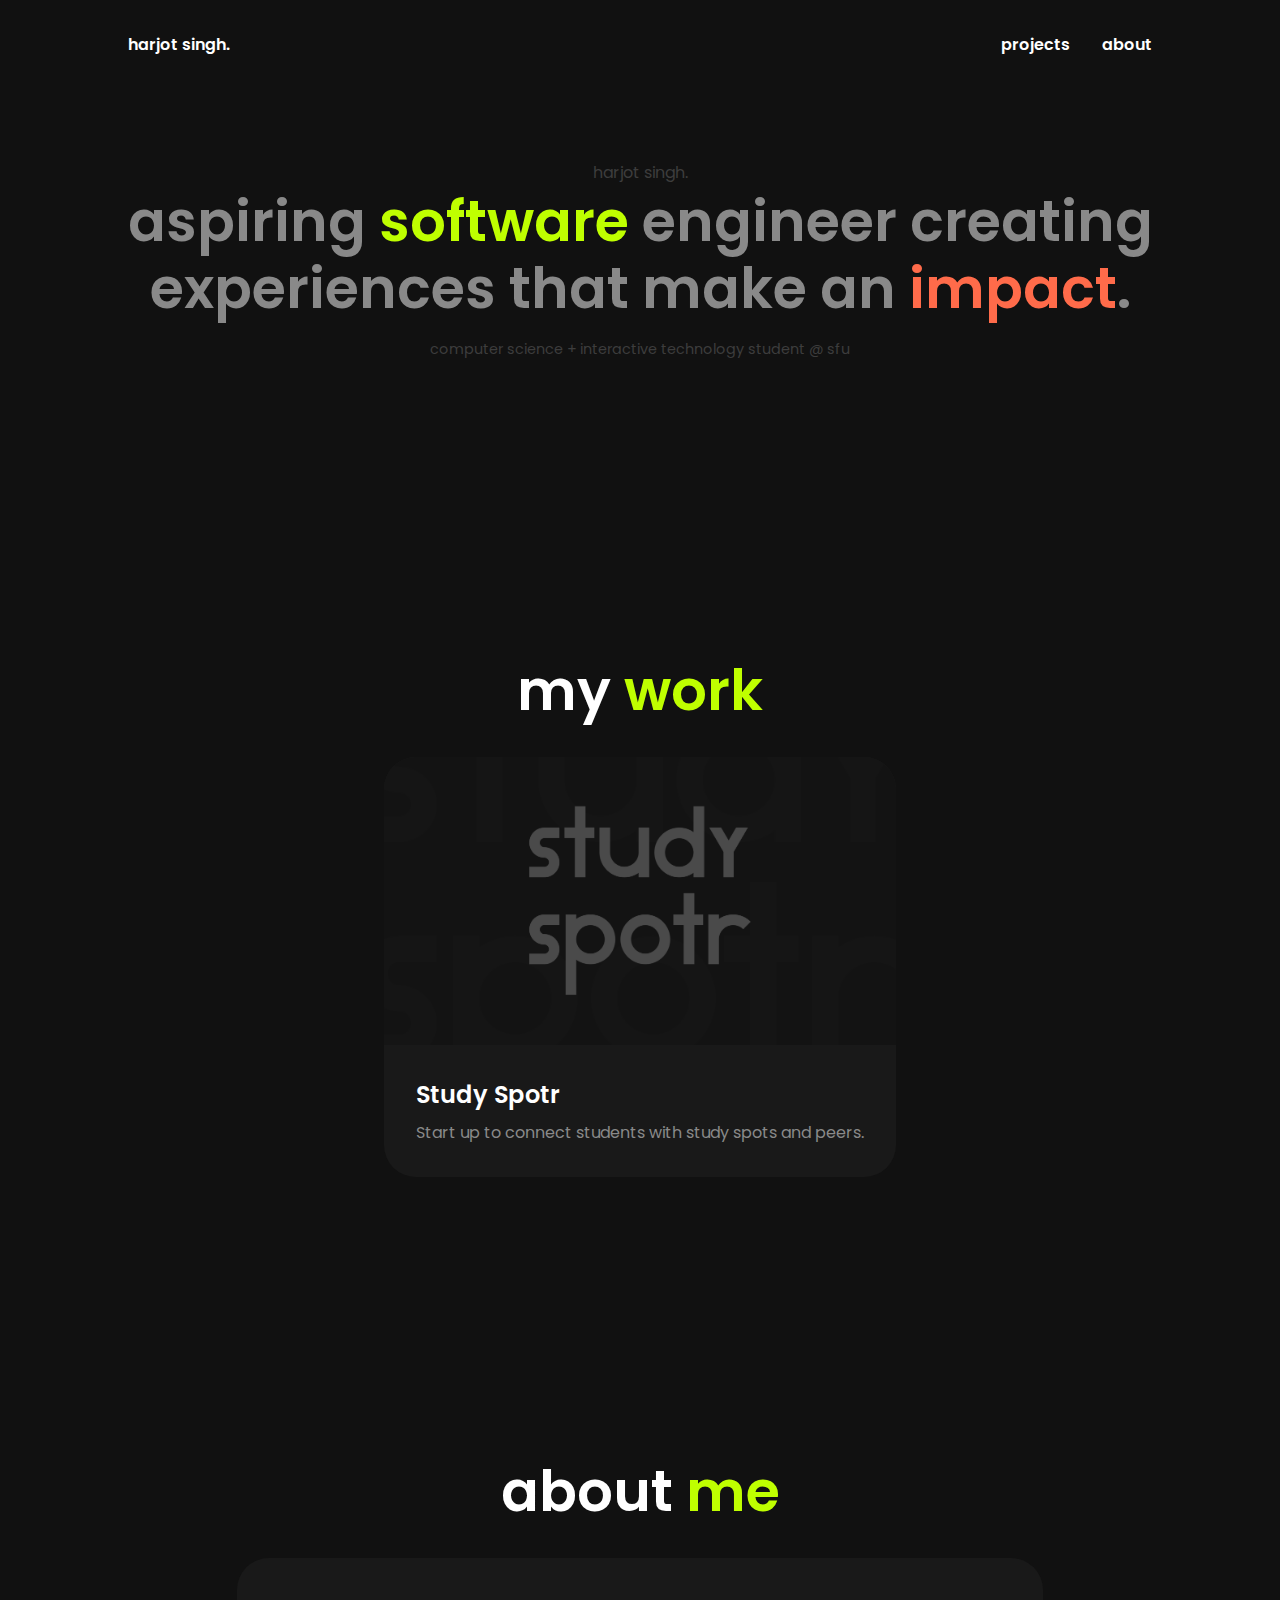
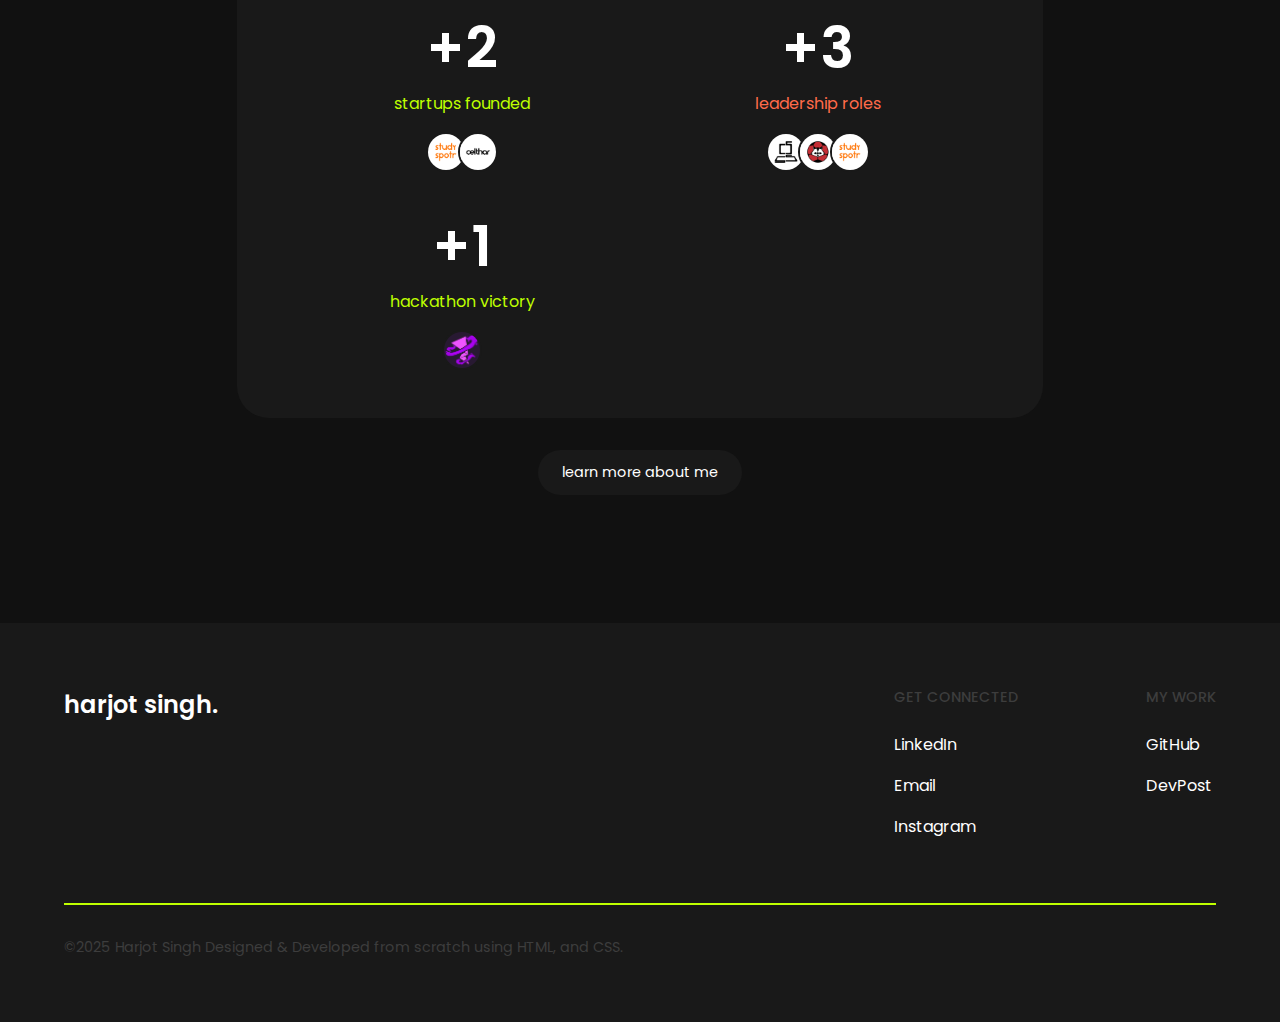
<file: index.html>
<!DOCTYPE html>
<html lang="en">
  <head>
    <meta charset="UTF-8" />
    <meta name="viewport" content="width=device-width, initial-scale=1.0" />
    <title>Harjot Singh Portfolio</title>
    <link rel="stylesheet" href="index.css" />
    <link rel="stylesheet" href="./styles/nav.css" />
    <link rel="stylesheet" href="./styles/footer.css" />
  </head>
  <body>
    <nav class="nav">
      <a class="nav-link" href="./index.html">
        <p>harjot singh.</p>
      </a>
      <div class="nav-links">
        <a class="nav-link" href="./pages/projects.html">projects</a>
        <a class="nav-link" href="./pages/about.html">about</a>
      </div>
    </nav>
    <section class="hero fade-in-down">
      <p class="name">harjot singh.</p>
      <h1 class="headline">
        aspiring <span class="highlight-green">software</span> engineer creating
        experiences that make an <span class="highlight-orange">impact</span>.
      </h1>
      <p class="subtitle">
        computer science + interactive technology student @ sfu
      </p>
    </section>

    <section class="work fade-in-down">
      <h2 class="work-title">my <span class="highlight-green">work</span></h2>
      <div class="work-grid">
        <a href="./pages/studyspotr.html" class="work-item">
          <div class="work-image">
            <img
              src="./assets/STUDYSPOTrBG.png"
              alt="Click to view full case study of Study Spotr"
              class="work-img"
              width="5042"
              height="3398"
            />
          </div>
          <div class="work-info">
            <h3 class="work-name">Study Spotr</h3>
            <p class="work-description">
              Start up to connect students with study spots and peers.
            </p>
          </div>
        </a>

        <!-- <a href="./pages/sfurs.html" class="work-item">
          <div class="work-image">
            <img
              src="./assets/SFURSBG.png"
              alt="View full case study of SFU Robot Soccer Website"
              class="work-img"
              width="5042"
              height="3398"
            />
          </div>
          <div class="work-info">
            <h3 class="work-name">SFU Robot Soccer Website</h3>
            <p class="work-description">
              Redesigned and developed a website for the SFU Robot Soccer.
            </p>
          </div>
        </a> -->
      </div>
    </section>

    <section class="about fade-in-down">
      <h2 class="about-title">about <span class="highlight-green">me</span></h2>
      <div class="stats">
      <div class="stat-item">
        <h2 class="stat-number">+2</h2>
        <p class="stat-label highlight-green">startups founded</p>
        <div class="stat-icons">
          <img
            src="./assets/studyspotrLogo.png"
            alt="Logo of Study Spotr"
            width="400"
            height="400"
          />
          <img
            src="./assets/cognerisLogo.png"
            alt="Logo of Celthar Studio"
            width="398"
            height="398"
          />
        </div>
      </div>

      <div class="stat-item">
        <h2 class="stat-number">+3</h2>
        <p class="stat-label highlight-orange">leadership roles</p>
        <div class="stat-icons">
          <img
            src="./assets/sfucsssLogo.png"
            alt="Logo of SFU CSSS"
            width="400"
            height="400"
          />
          <img
            src="./assets/sfursLogo.png"
            alt="Logo of SFU Robot Soccer"
            width="400"
            height="400"
          />
          <img
            src="./assets/studyspotrLogo.png"
            alt="Logo of Study Spotr"
            width="400"
            height="400"
          />
        </div>
      </div>

      <div class="stat-item">
        <h2 class="stat-number">+1</h2>
        <p class="stat-label highlight-green">hackathon victory</p>
        <div class="stat-icons">
          <img
            src="./assets/stormhacksLogo.png"
            alt="Logo of StormHacks 2024"
            width="300"
            height="300"
          />
        </div>
      </div>
    </div>
      <a href="./pages/about.html" class="about-button">learn more about me</a>
    </section>

    <footer class="footer">
      <div class="footer-content">
        <div class="footer-brand">
          <h2 class="footer-logo">harjot singh.</h2>
        </div>

        <div class="footer-links">
          <div class="footer-column">
            <h3 class="footer-heading">GET CONNECTED</h3>
            <a href="https://www.linkedin.com/in/harjotsingh7/" target="_blank" class="footer-link">LinkedIn</a>
            <a href="mailto:hsa192@sfu.ca" target="_blank" class="footer-link">Email</a>
            <a href="https://www.instagram.com/7harjotsk" target="_blank" class="footer-link">Instagram</a>
          </div>

          <div class="footer-column">
            <h3 class="footer-heading">MY WORK</h3>
            <a href="https://github.com/harjotsk03" target="_blank" class="footer-link">GitHub</a>
            <a href="https://devpost.com/harjotsk03?ref_content=user-portfolio&ref_feature=portfolio&ref_medium=global-nav" target="_blank" class="footer-link">DevPost</a>
          </div>
        </div>
      </div>

      <div class="footer-bottom">
        <div class="footer-line"></div>
        <p class="footer-copyright">
          ©2025 Harjot Singh Designed & Developed from scratch using HTML, and CSS.
        </p>
      </div>
    </footer>
  </body>
</html>
</file>
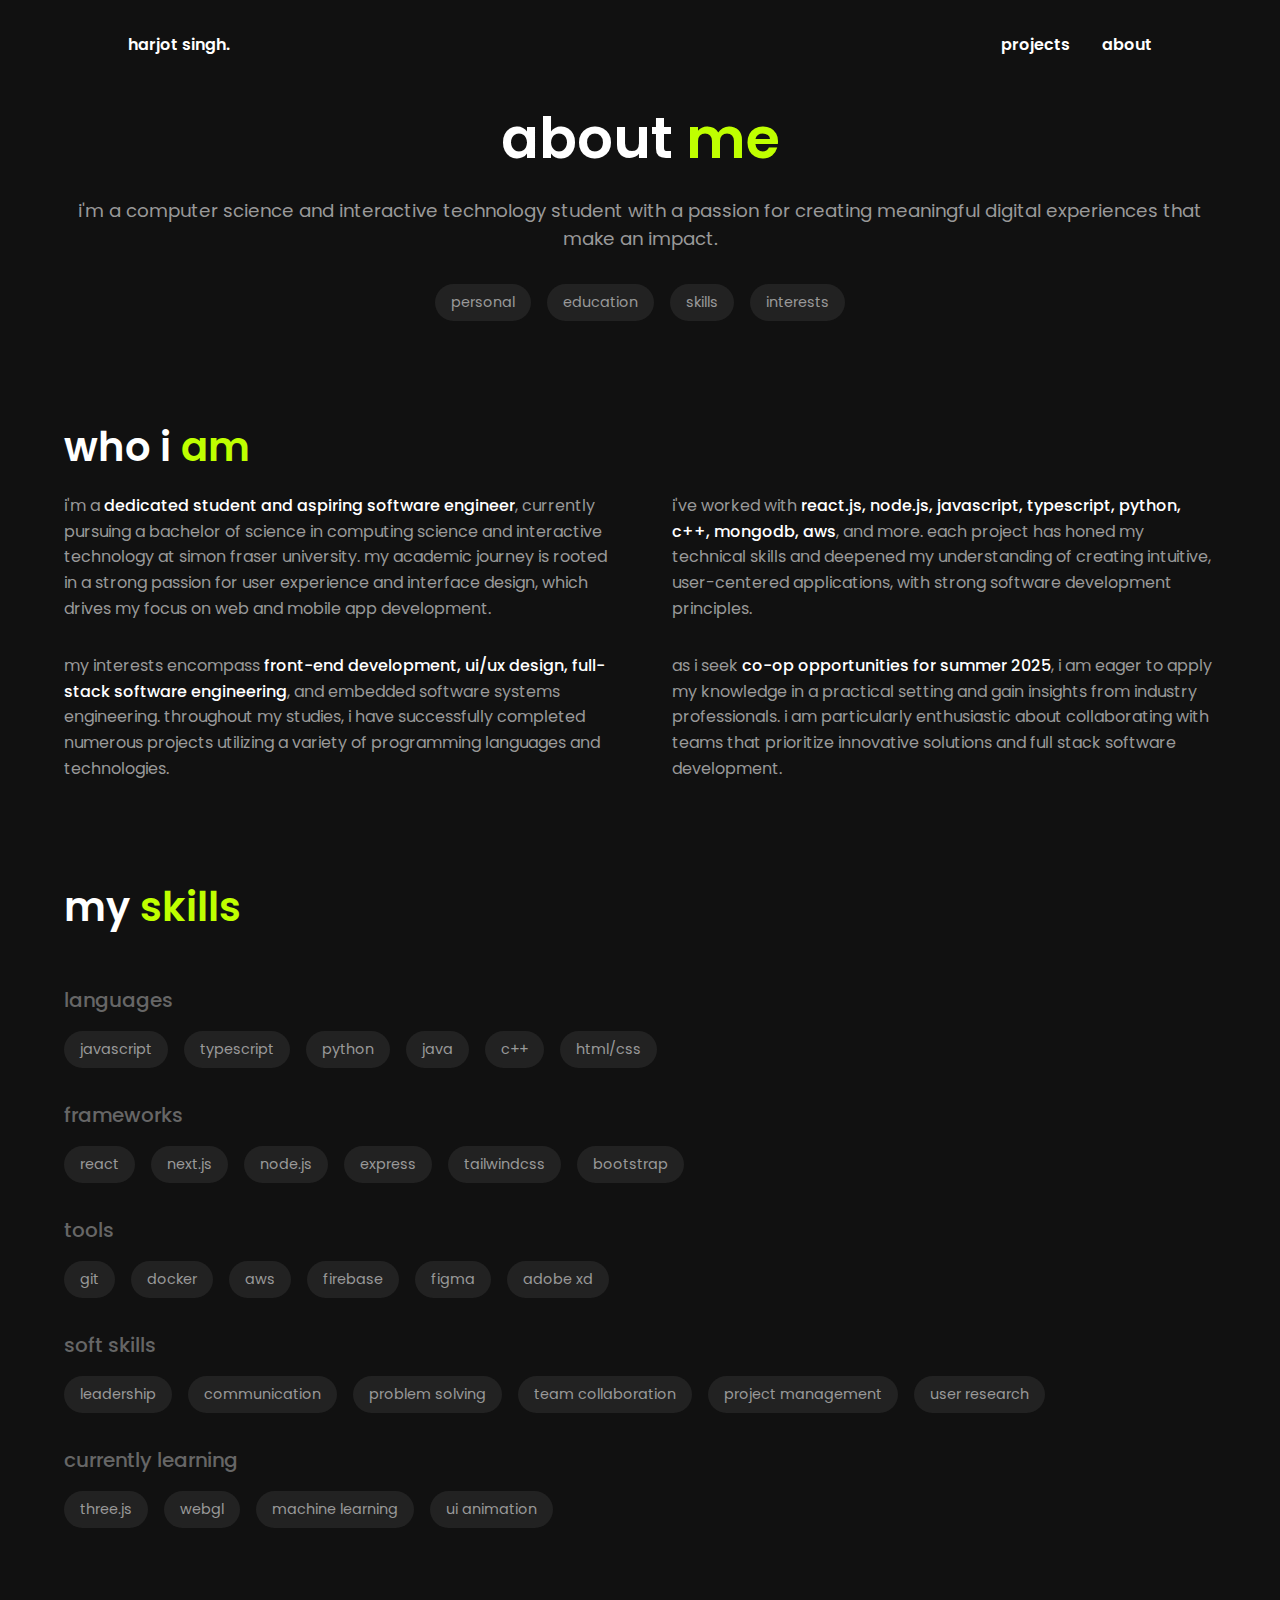
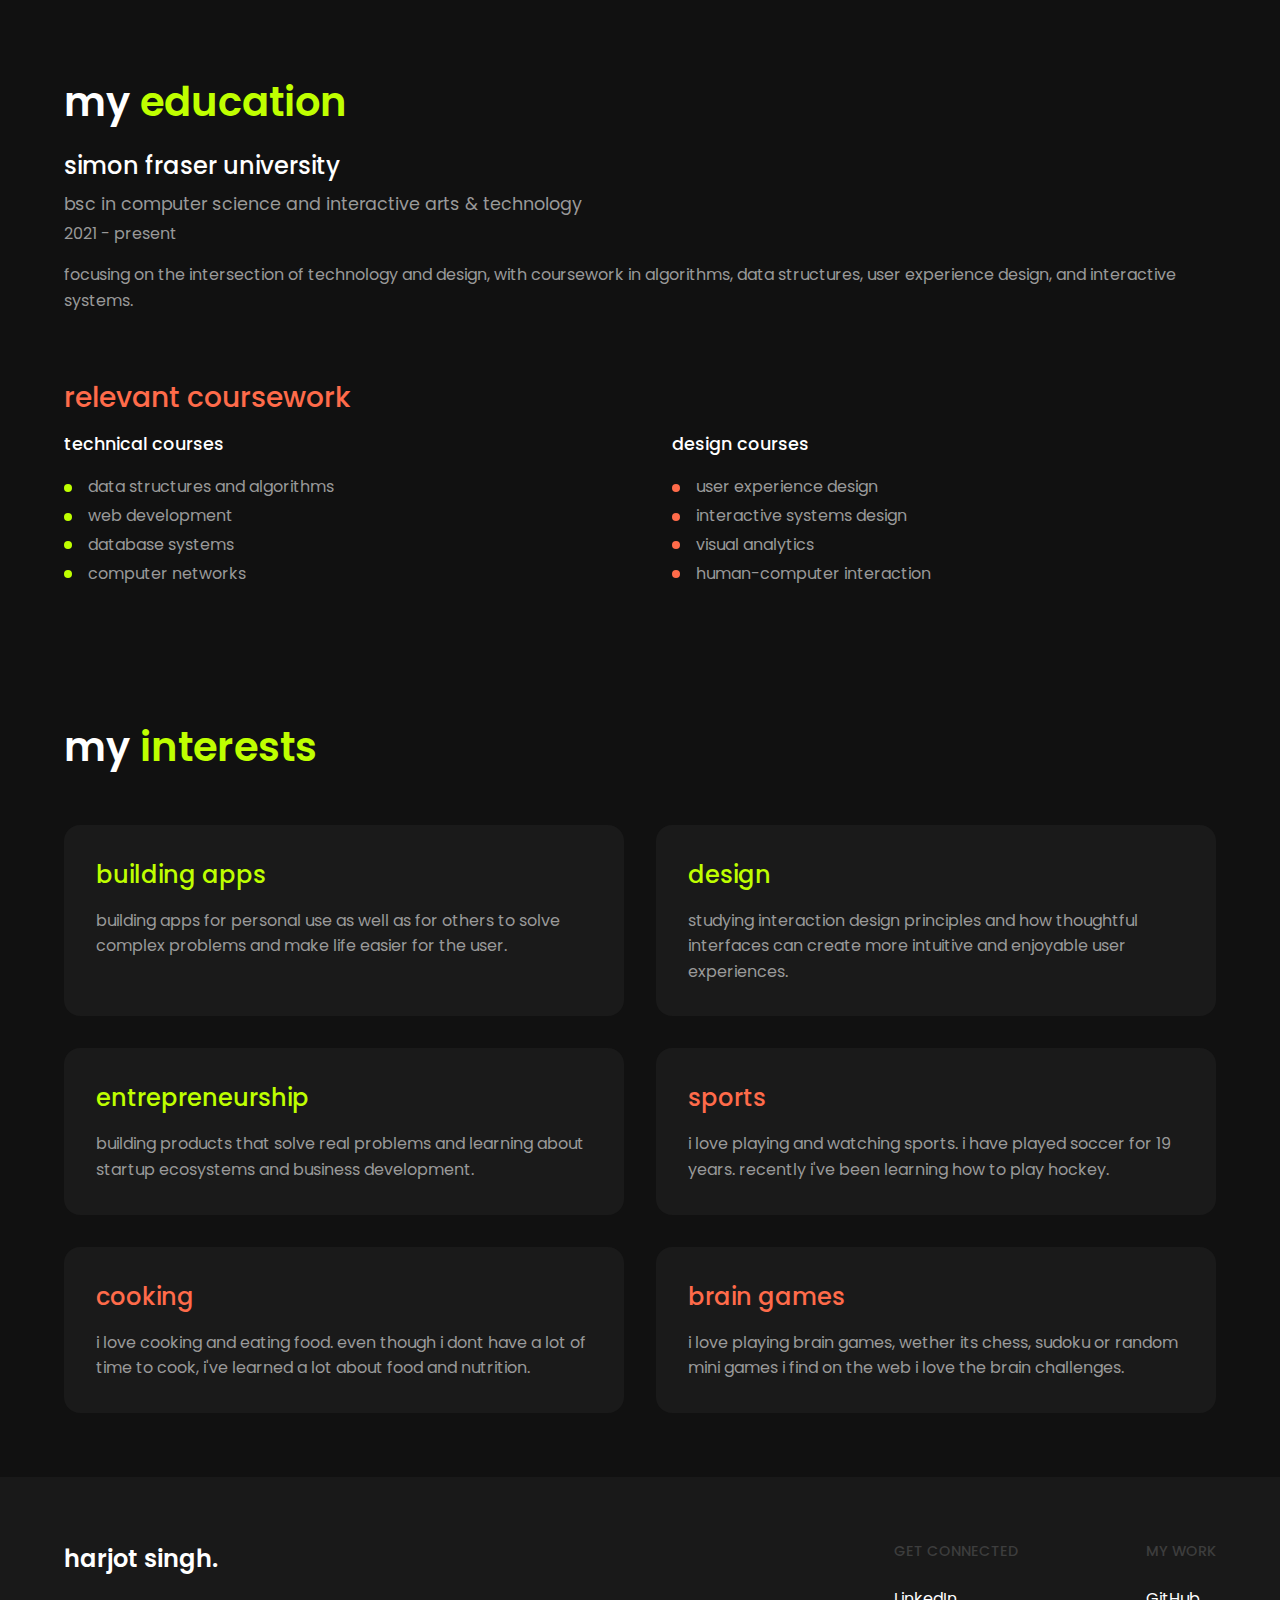
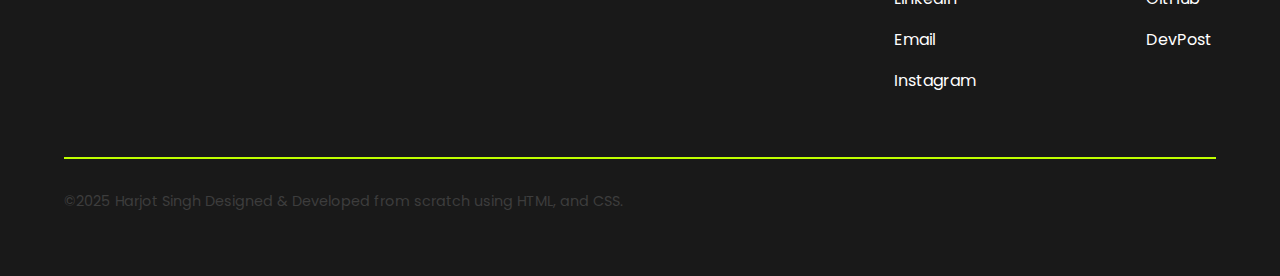
<file: pages/about.html>
<!DOCTYPE html>
<html lang="en">
  <head>
    <meta charset="UTF-8" />
    <meta name="viewport" content="width=device-width, initial-scale=1.0" />
    <title>Document</title>
    <link rel="stylesheet" href="../styles/about.css" />
    <link rel="stylesheet" href="../styles/nav.css" />
    <link rel="stylesheet" href="../styles/footer.css" />
  </head>
  <body>
    <nav class="nav">
      <a class="nav-link" href="../index.html">
        <p>harjot singh.</p>
      </a>
      <div class="nav-links">
        <a class="nav-link" href="./projects.html">projects</a>
        <a class="nav-link" href="./about.html">about</a>
      </div>
    </nav>
    <section class="about-header fade-in-down">
      <h1 class="about-title">about <span>me</span></h1>
      <p class="about-subtitle">
        i'm a computer science and interactive technology student with a passion
        for creating meaningful digital experiences that make an impact.
      </p>
      <div class="tab-navigation">
        <a class="tab-button" href="#personal">personal</a>
        <a class="tab-button" href="#education">education</a>
        <a class="tab-button" href="#skills">skills</a>
        <a class="tab-button" href="#interests">interests</a>
      </div>
    </section>
    <section class="who-section fade-in-down" id="personal">
      <h2 class="who-title">who i <span class="highlight-green">am</span></h2>
      <div class="who-content">
        <div class="who-column">
          <p class="who-text">
            i'm a <span class="highlight-white">dedicated student and aspiring software engineer</span>, 
            currently pursuing a bachelor of science in computing science and interactive technology 
            at simon fraser university. my academic journey is rooted in a strong passion for user 
            experience and interface design, which drives my focus on web and mobile app development.
          </p>
          <p class="who-text">
            my interests encompass <span class="highlight-white">front-end development, ui/ux design, 
            full-stack software engineering</span>, and embedded software systems engineering. throughout 
            my studies, i have successfully completed numerous projects utilizing a variety of programming 
            languages and technologies.
          </p>
        </div>
        <div class="who-column">
          <p class="who-text">
            i've worked with <span class="highlight-white">react.js, node.js, javascript, typescript, 
            python, c++, mongodb, aws</span>, and more. each project has honed my technical skills 
            and deepened my understanding of creating intuitive, user-centered applications, with 
            strong software development principles.
          </p>
          <p class="who-text">
            as i seek <span class="highlight-white">co-op opportunities for summer 2025</span>, 
            i am eager to apply my knowledge in a practical setting and gain insights from industry 
            professionals. i am particularly enthusiastic about collaborating with teams that prioritize 
            innovative solutions and full stack software development.
          </p>
        </div>
      </div>
    </section>
    <section class="skills-section" id="skills">
      <h2 class="skills-title">
        my <span class="highlight-green">skills</span>
      </h2>

      <div class="skills-grid">
        <div class="skills-category">
          <h3 class="category-title">languages</h3>
          <div class="skills-tags">
            <span class="skill-tag">javascript</span>
            <span class="skill-tag">typescript</span>
            <span class="skill-tag">python</span>
            <span class="skill-tag">java</span>
            <span class="skill-tag">c++</span>
            <span class="skill-tag">html/css</span>
          </div>
        </div>

        <div class="skills-category">
          <h3 class="category-title">frameworks</h3>
          <div class="skills-tags">
            <span class="skill-tag">react</span>
            <span class="skill-tag">next.js</span>
            <span class="skill-tag">node.js</span>
            <span class="skill-tag">express</span>
            <span class="skill-tag">tailwindcss</span>
            <span class="skill-tag">bootstrap</span>
          </div>
        </div>

        <div class="skills-category">
          <h3 class="category-title">tools</h3>
          <div class="skills-tags">
            <span class="skill-tag">git</span>
            <span class="skill-tag">docker</span>
            <span class="skill-tag">aws</span>
            <span class="skill-tag">firebase</span>
            <span class="skill-tag">figma</span>
            <span class="skill-tag">adobe xd</span>
          </div>
        </div>

        <div class="skills-category">
          <h3 class="category-title">soft skills</h3>
          <div class="skills-tags">
            <span class="skill-tag">leadership</span>
            <span class="skill-tag">communication</span>
            <span class="skill-tag">problem solving</span>
            <span class="skill-tag">team collaboration</span>
            <span class="skill-tag">project management</span>
            <span class="skill-tag">user research</span>
          </div>
        </div>

        <div class="skills-category">
          <h3 class="category-title">currently learning</h3>
          <div class="skills-tags">
            <span class="skill-tag">three.js</span>
            <span class="skill-tag">webgl</span>
            <span class="skill-tag">machine learning</span>
            <span class="skill-tag">ui animation</span>
          </div>
        </div>
      </div>
    </section>
    <section class="education-section" id="education">
      <h2 class="education-title">
        my <span class="highlight-green">education</span>
      </h2>

      <div class="university">
        <h3 class="university-name">simon fraser university</h3>
        <p class="degree">
          bsc in computer science and interactive arts & technology
        </p>
        <p class="year">2021 - present</p>
        <p class="description">
          focusing on the intersection of technology and design, with coursework
          in algorithms, data structures, user experience design, and
          interactive systems.
        </p>
      </div>

      <div class="coursework">
        <h3 class="coursework-title">relevant coursework</h3>
        <div class="courses-grid">
          <div class="course-column">
            <h4 class="course-category">technical courses</h4>
            <ul class="course-list">
              <li>data structures and algorithms</li>
              <li>web development</li>
              <li>database systems</li>
              <li>computer networks</li>
            </ul>
          </div>
          <div class="course-column">
            <h4 class="course-category">design courses</h4>
            <ul class="course-list">
              <li>user experience design</li>
              <li>interactive systems design</li>
              <li>visual analytics</li>
              <li>human-computer interaction</li>
            </ul>
          </div>
        </div>
      </div>
    </section>
    <section class="interests-section" id="interests">
      <h2 class="interests-title">
        my <span class="highlight-green">interests</span>
      </h2>

      <div class="interests-grid">
        <div class="interest-card">
          <h3 class="interest-title highlight-green">building apps</h3>
          <p class="interest-description">
            building apps for personal use as well as for others to solve
            complex problems and make life easier for the user.
          </p>
        </div>

        <div class="interest-card">
          <h3 class="interest-title highlight-green">design</h3>
          <p class="interest-description">
            studying interaction design principles and how thoughtful interfaces
            can create more intuitive and enjoyable user experiences.
          </p>
        </div>

        <div class="interest-card">
          <h3 class="interest-title highlight-green">entrepreneurship</h3>
          <p class="interest-description">
            building products that solve real problems and learning about
            startup ecosystems and business development.
          </p>
        </div>

        <div class="interest-card">
          <h3 class="interest-title highlight-orange">sports</h3>
          <p class="interest-description">
            i love playing and watching sports. i have played soccer for 19
            years. recently i've been learning how to play hockey.
          </p>
        </div>

        <div class="interest-card">
          <h3 class="interest-title highlight-orange">cooking</h3>
          <p class="interest-description">
            i love cooking and eating food. even though i dont have a lot of
            time to cook, i've learned a lot about food and nutrition.
          </p>
        </div>

        <div class="interest-card">
          <h3 class="interest-title highlight-orange">brain games</h3>
          <p class="interest-description">
            i love playing brain games, wether its chess, sudoku or random mini
            games i find on the web i love the brain challenges.
          </p>
        </div>
      </div>
    </section>
    <footer class="footer">
      <div class="footer-content">
        <div class="footer-brand">
          <h2 class="footer-logo">harjot singh.</h2>
        </div>

        <div class="footer-links">
          <div class="footer-column">
            <h3 class="footer-heading">GET CONNECTED</h3>
            <a href="https://www.linkedin.com/in/harjotsingh7/" target="_blank" class="footer-link">LinkedIn</a>
            <a href="mailto:hsa192@sfu.ca" target="_blank" class="footer-link">Email</a>
            <a href="https://www.instagram.com/7harjotsk" target="_blank" class="footer-link">Instagram</a>
          </div>

          <div class="footer-column">
            <h3 class="footer-heading">MY WORK</h3>
            <a href="https://github.com/harjotsk03" target="_blank" class="footer-link">GitHub</a>
            <a href="https://devpost.com/harjotsk03?ref_content=user-portfolio&ref_feature=portfolio&ref_medium=global-nav" target="_blank" class="footer-link">DevPost</a>
          </div>
        </div>
      </div>

      <div class="footer-bottom">
        <div class="footer-line"></div>
        <p class="footer-copyright">
          ©2025 Harjot Singh Designed & Developed from scratch using HTML, and CSS.
        </p>
      </div>
    </footer>
  </body>
</html>
</file>
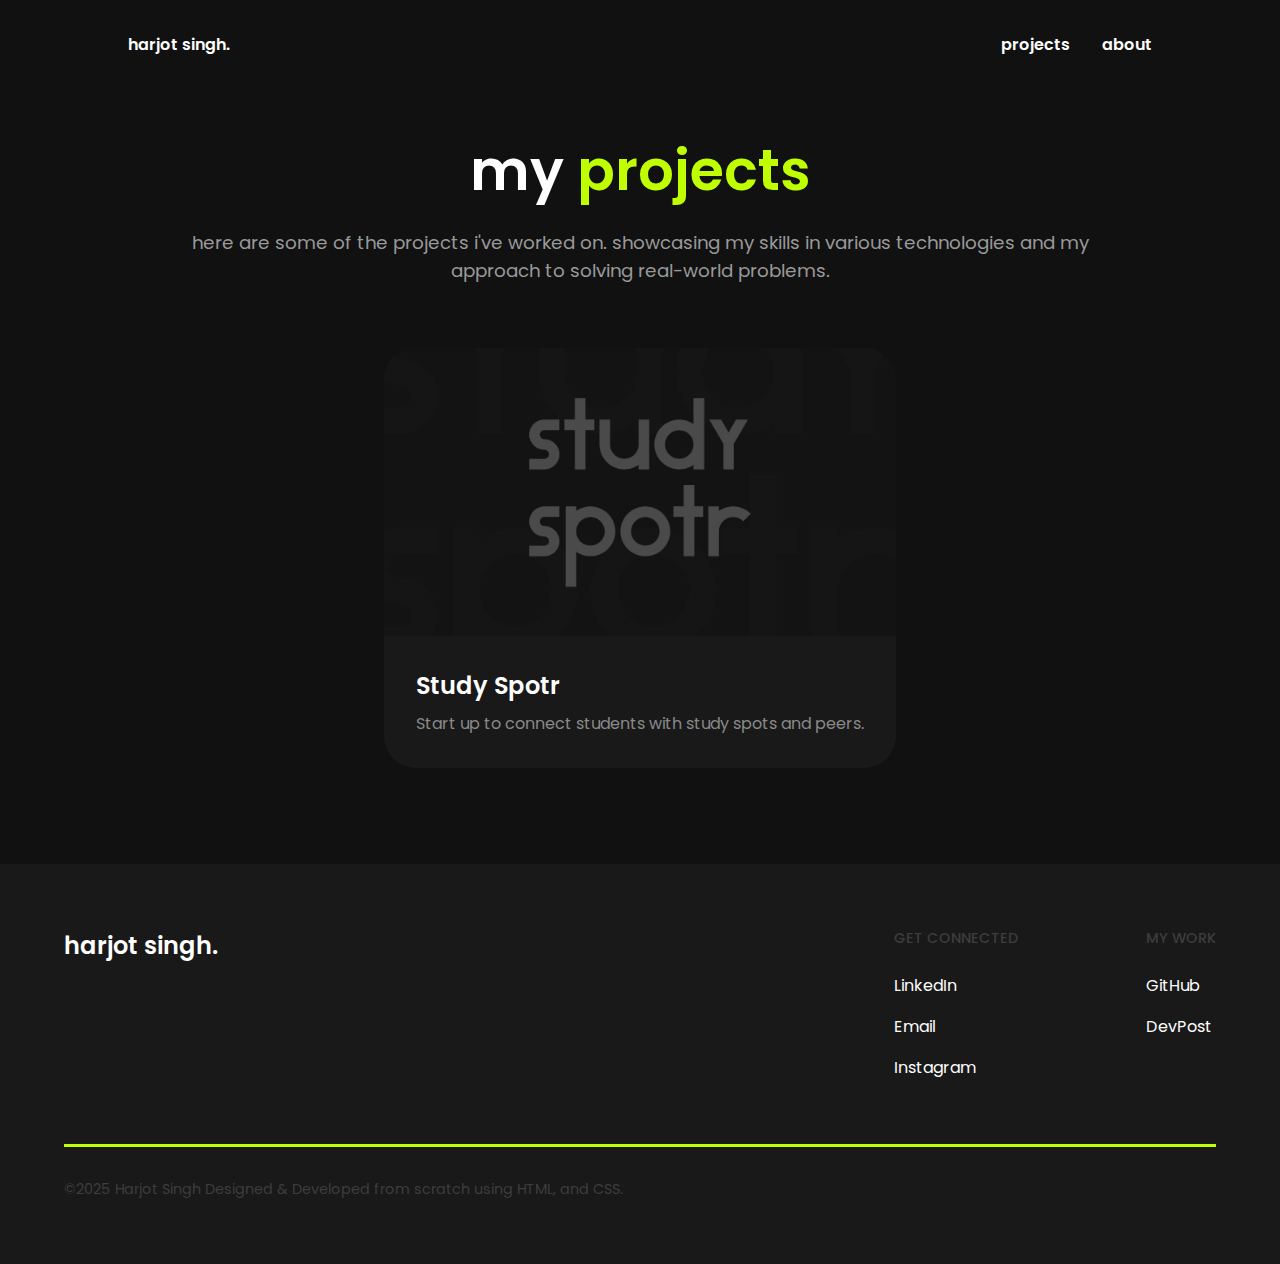
<file: pages/projects.html>
<!DOCTYPE html>
<html lang="en">
<head>
    <meta charset="UTF-8">
    <meta name="viewport" content="width=device-width, initial-scale=1.0">
    <title>Document</title>
    <link rel="stylesheet" href="../styles/nav.css">
    <link rel="stylesheet" href="../styles/footer.css">
    <link rel="stylesheet" href="../styles/projects.css">
</head>
<body>
    <nav class="nav">
        <a class="nav-link" href="../index.html">
            <p>harjot singh.</p>
        </a>
        <div class="nav-links">
            <a class="nav-link" href="./projects.html">projects</a>
            <a class="nav-link" href="./about.html">about</a>
        </div>
    </nav>
    <section class="about-header fade-in-down">
        <h1 class="about-title">my <span>projects</span></h1>
        <p class="about-subtitle">
            here are some of the projects i've worked on. showcasing my skills in various technologies and my approach to solving real-world problems.
        </p>
    </section>
    <section>
        <div class="work-grid fade-in-down">
            <a href="./studyspotr.html" class="work-item">
                <div class="work-image">
                    <img src="../assets/STUDYSPOTrBG.png" alt="Click to view full case study of Study Spotr" class="work-img" width="5042" height="3398">
                </div>
                <div class="work-info">
                    <h2 class="work-name">Study Spotr</h2>
                    <p class="work-description">Start up to connect students with study spots and peers.</p>
                </div>
            </a>
        </div>
    </section>
    <footer class="footer">
      <div class="footer-content">
        <div class="footer-brand">
          <h2 class="footer-logo">harjot singh.</h2>
        </div>

        <div class="footer-links">
          <div class="footer-column">
            <h3 class="footer-heading">GET CONNECTED</h3>
            <a href="https://www.linkedin.com/in/harjotsingh7/" target="_blank" class="footer-link">LinkedIn</a>
            <a href="mailto:hsa192@sfu.ca" target="_blank" class="footer-link">Email</a>
            <a href="https://www.instagram.com/7harjotsk" target="_blank" class="footer-link">Instagram</a>
          </div>

          <div class="footer-column">
            <h3 class="footer-heading">MY WORK</h3>
            <a href="https://github.com/harjotsk03" target="_blank" class="footer-link">GitHub</a>
            <a href="https://devpost.com/harjotsk03?ref_content=user-portfolio&ref_feature=portfolio&ref_medium=global-nav" target="_blank" class="footer-link">DevPost</a>
          </div>
        </div>
      </div>

      <div class="footer-bottom">
        <div class="footer-line"></div>
        <p class="footer-copyright">
          ©2025 Harjot Singh Designed & Developed from scratch using HTML, and CSS.
        </p>
      </div>
    </footer>
</body>
</html>
</file>
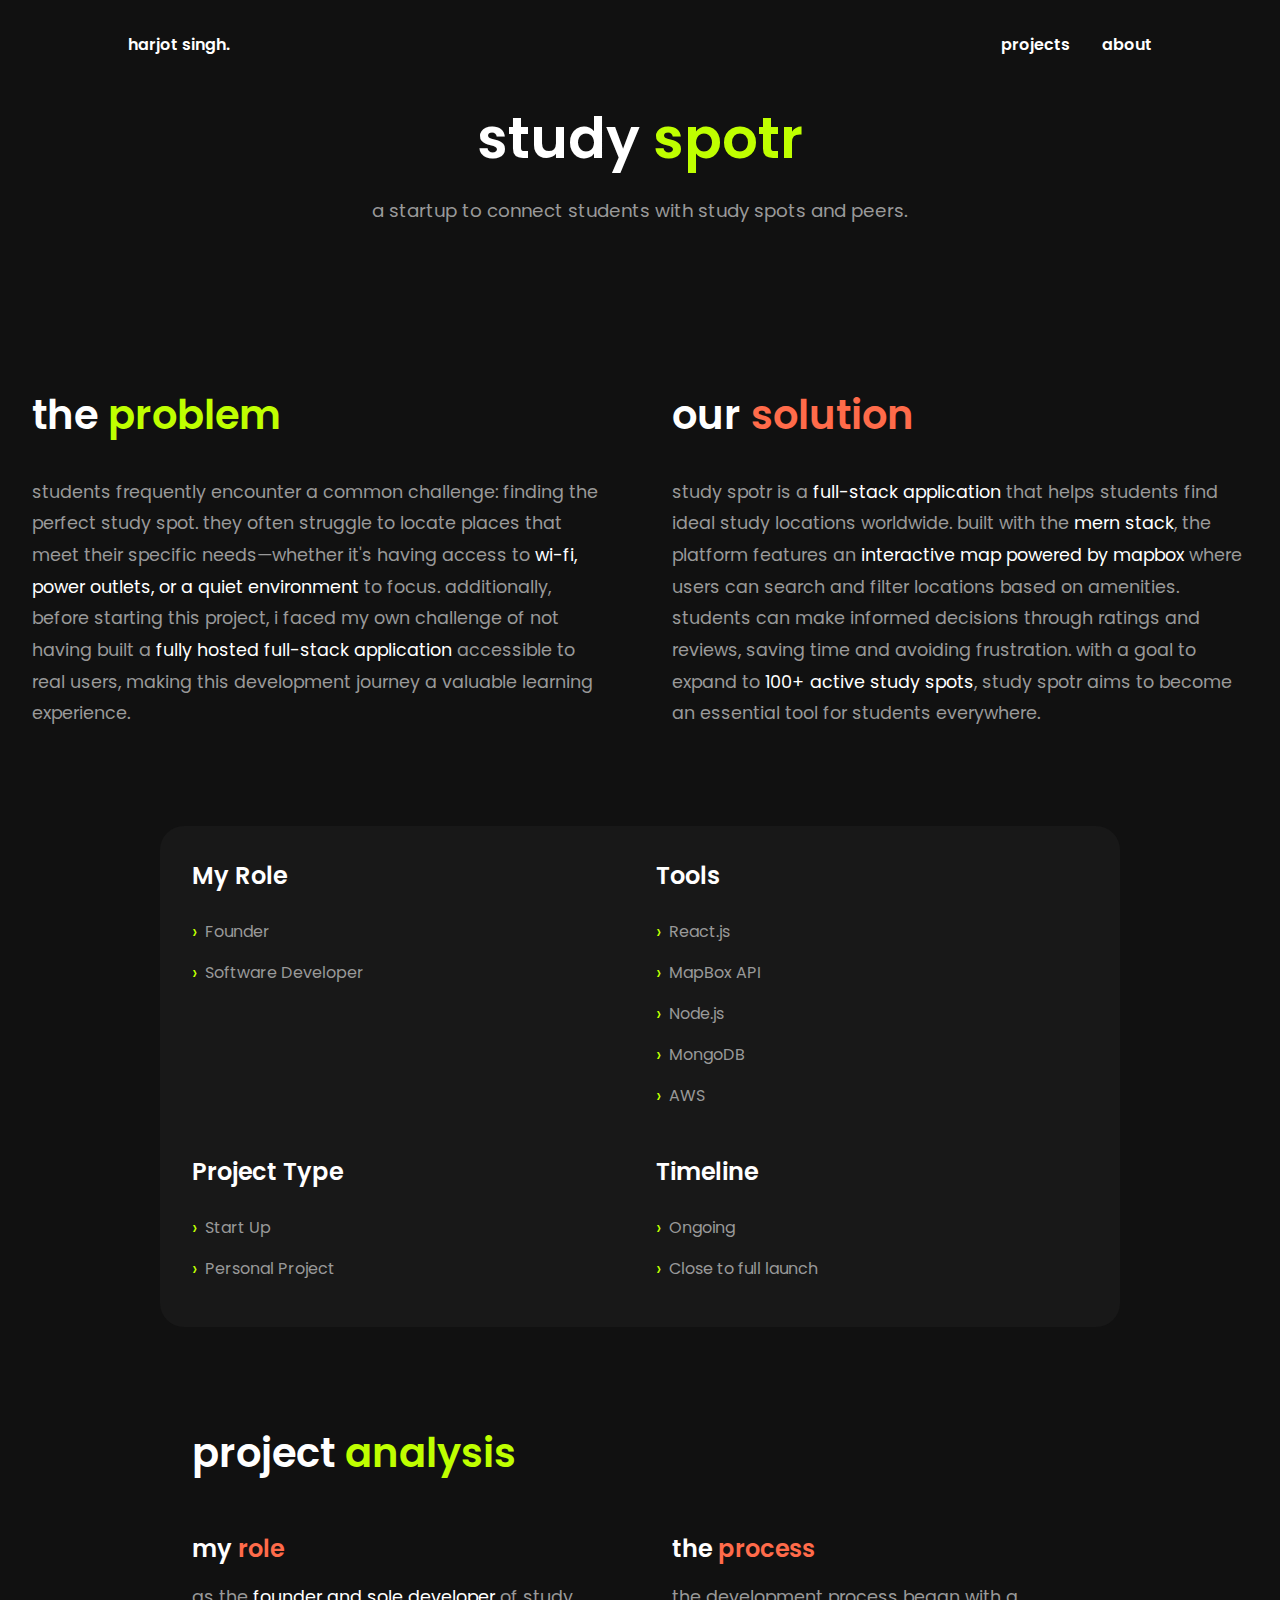
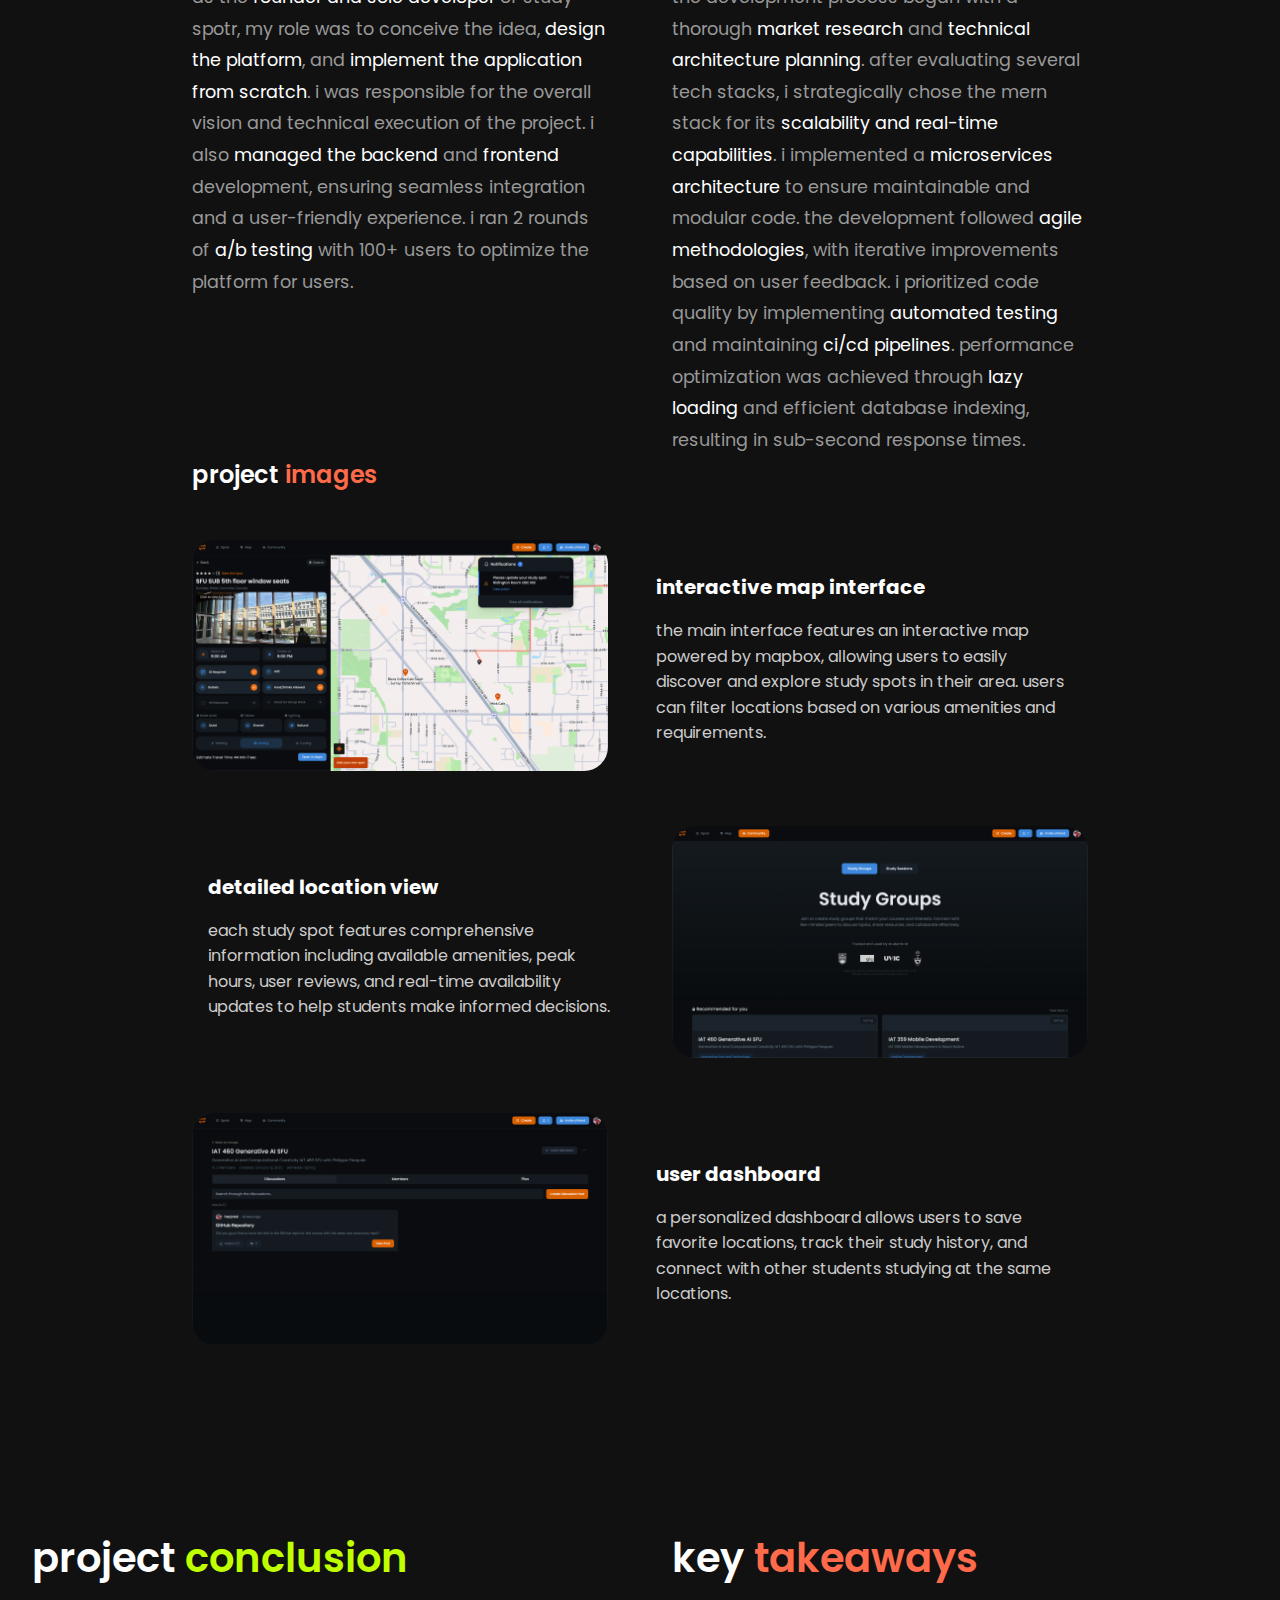
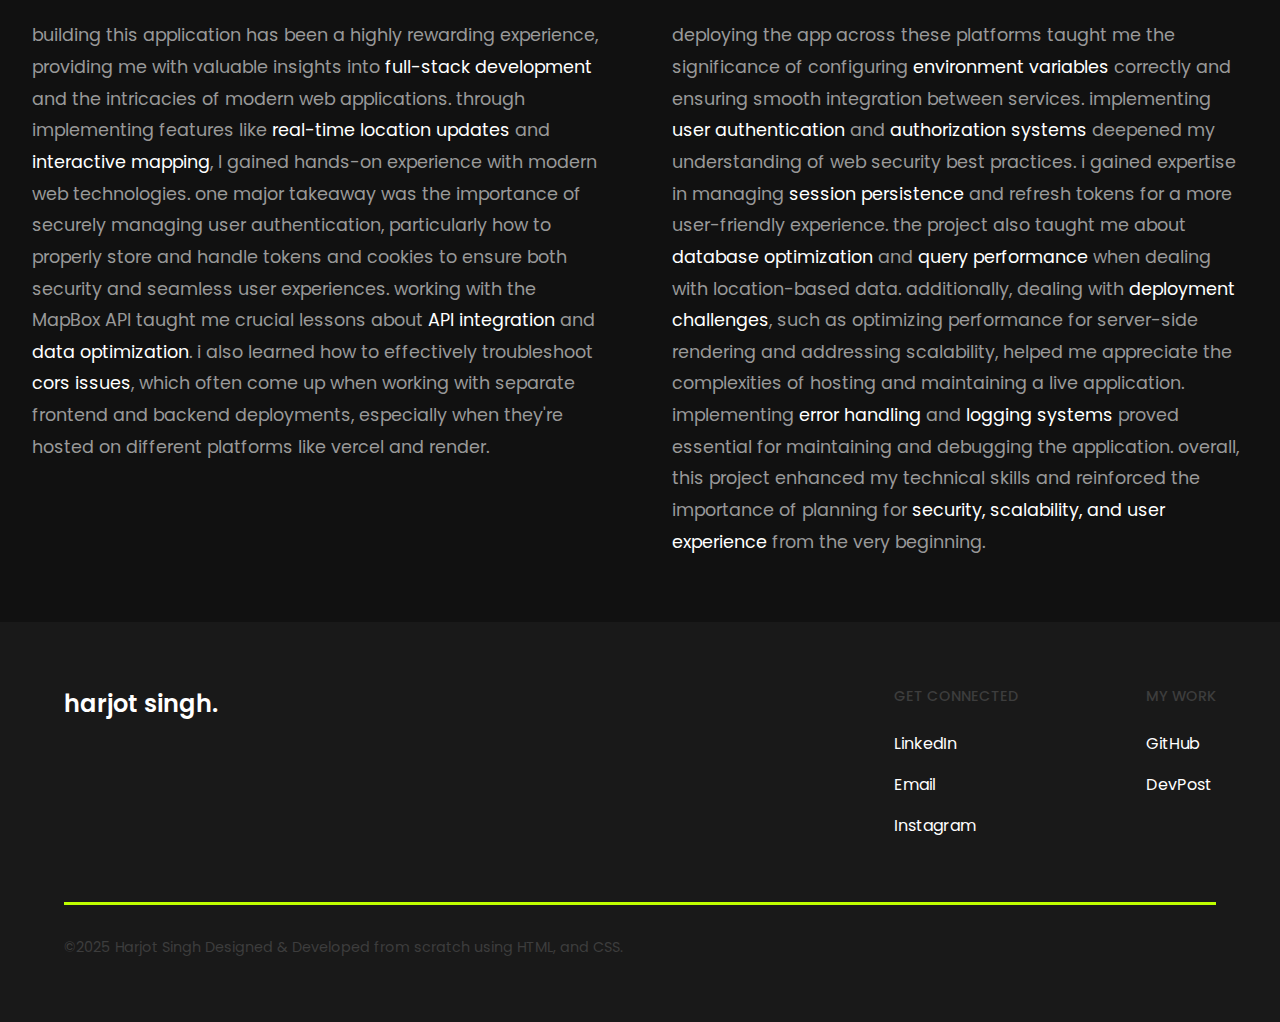
<file: pages/studyspotr.html>
<!DOCTYPE html>
<html lang="en">
  <head>
    <meta charset="UTF-8" />
    <meta name="viewport" content="width=device-width, initial-scale=1.0" />
    <title>Harjot Singh | Study Spotr</title>
    <link rel="stylesheet" href="../styles/nav.css" />
    <link rel="stylesheet" href="../styles/footer.css" />
    <link rel="stylesheet" href="../styles/studyspotr.css" />
  </head>
  <body>
    <nav class="nav">
      <a class="nav-link" href="../index.html">
        <p>harjot singh.</p>
      </a>
      <div class="nav-links">
        <a class="nav-link" href="./projects.html">projects</a>
        <a class="nav-link" href="./about.html">about</a>
      </div>
    </nav>

    <section class="studyspotr-header fade-in-down">
      <h1 class="studyspotr-title">study <span>spotr</span></h1>
      <p class="studyspotr-subtitle">
        a startup to connect students with study spots and peers.
      </p>
    </section>

    <section class="project-conclusion">
      <div class="conclusion-grid">
        <div class="conclusion-column">
          <h2>the <span class="highlight-green">problem</span></h2>
          <p>
            students frequently encounter a common challenge: finding the
            perfect study spot. they often struggle to locate places that meet
            their specific needs—whether it's having access to
            <span class="highlight-white"
              >wi-fi, power outlets, or a quiet environment</span
            >
            to focus. additionally, before starting this project, i faced my own
            challenge of not having built a
            <span class="highlight-white"
              >fully hosted full-stack application</span
            >
            accessible to real users, making this development journey a valuable
            learning experience.
          </p>
        </div>
        <div class="conclusion-column">
          <h2>our <span class="highlight-orange">solution</span></h2>
          <p>
            study spotr is a
            <span class="highlight-white">full-stack application</span> that
            helps students find ideal study locations worldwide. built with the
            <span class="highlight-white">mern stack</span>, the platform
            features an
            <span class="highlight-white"
              >interactive map powered by mapbox</span
            >
            where users can search and filter locations based on amenities.
            students can make informed decisions through ratings and reviews,
            saving time and avoiding frustration. with a goal to expand to
            <span class="highlight-white">100+ active study spots</span>, study
            spotr aims to become an essential tool for students everywhere.
          </p>
        </div>
      </div>
    </section>

    <section class="project-details">
      <div class="details-grid">
        <div class="details-column">
          <h3>My Role</h3>
          <ul>
            <li><span class="highlight-green">›</span> Founder</li>
            <li><span class="highlight-green">›</span> Software Developer</li>
          </ul>
        </div>

        <div class="details-column">
          <h3>Tools</h3>
          <ul>
            <li><span class="highlight-green">›</span> React.js</li>
            <li><span class="highlight-green">›</span> MapBox API</li>
            <li><span class="highlight-green">›</span> Node.js</li>
            <li><span class="highlight-green">›</span> MongoDB</li>
            <li><span class="highlight-green">›</span> AWS</li>
          </ul>
        </div>

        <div class="details-column">
          <h3>Project Type</h3>
          <ul>
            <li><span class="highlight-green">›</span> Start Up</li>
            <li><span class="highlight-green">›</span> Personal Project</li>
          </ul>
        </div>

        <div class="details-column">
          <h3>Timeline</h3>
          <ul>
            <li><span class="highlight-green">›</span> Ongoing</li>
            <li><span class="highlight-green">›</span> Close to full launch</li>
          </ul>
        </div>
      </div>
    </section>

    <section class="project-analysis">
      <h2 class="analysis-title">
        project <span class="highlight-green">analysis</span>
      </h2>
      <div class="analysis-grid">
        <div class="analysis-column">
          <h3 class="analysis-subtitle">
            my <span class="highlight-orange">role</span>
          </h3>
          <p class="analysis-text">
            as the
            <span class="highlight-white">founder and sole developer</span> of
            study spotr, my role was to conceive the idea,
            <span class="highlight-white">design the platform</span>, and
            <span class="highlight-white"
              >implement the application from scratch</span
            >. i was responsible for the overall vision and technical execution
            of the project. i also
            <span class="highlight-white">managed the backend</span> and
            <span class="highlight-white">frontend</span> development, ensuring
            seamless integration and a user-friendly experience. i ran 2 rounds
            of <span class="highlight-white">A/B testing</span> with 100+ users
            to optimize the platform for users.
          </p>
        </div>
        <div class="analysis-column">
          <h3 class="analysis-subtitle">
            the <span class="highlight-orange">process</span>
          </h3>
          <p class="analysis-text">
            the development process began with a thorough
            <span class="highlight-white">market research</span> and
            <span class="highlight-white">technical architecture planning</span
            >. After evaluating several tech stacks, I strategically chose the
            MERN stack for its
            <span class="highlight-white"
              >scalability and real-time capabilities</span
            >. I implemented a
            <span class="highlight-white">microservices architecture</span> to
            ensure maintainable and modular code. The development followed
            <span class="highlight-white">agile methodologies</span>, with
            iterative improvements based on user feedback. I prioritized code
            quality by implementing
            <span class="highlight-white">automated testing</span> and
            maintaining <span class="highlight-white">CI/CD pipelines</span>.
            Performance optimization was achieved through
            <span class="highlight-white">lazy loading</span> and efficient
            database indexing, resulting in sub-second response times.
          </p>
        </div>
      </div>
      <h3 class="analysis-subtitle">
        project <span class="highlight-orange">images</span>
      </h3>
      <div class="project-images">
        <div class="project-section">
          <div class="project-image-container">
            <img src="../assets/img1.png" alt="Home Page of Study Spotr" width="3000" height="2000"/>
          </div>
          <div class="project-text">
            <h4>Interactive Map Interface</h4>
            <p>The main interface features an interactive map powered by MapBox, allowing users to easily discover and explore study spots in their area. Users can filter locations based on various amenities and requirements.</p>
          </div>
        </div>

        <div class="project-section reverse">
          <div class="project-image-container">
            <img src="../assets/img2.png" alt="Detailed Location View of Study Spotr" width="3000" height="2000"/>
          </div>
          <div class="project-text">
            <h4>Detailed Location View</h4>
            <p>Each study spot features comprehensive information including available amenities, peak hours, user reviews, and real-time availability updates to help students make informed decisions.</p>
          </div>
        </div>

        <div class="project-section">
          <div class="project-image-container">
            <img src="../assets/img3.png" alt="User Dashboard of Study Spotr" width="3000" height="2000"/>
          </div>
          <div class="project-text">
            <h4>User Dashboard</h4>
            <p>A personalized dashboard allows users to save favorite locations, track their study history, and connect with other students studying at the same locations.</p>
          </div>
        </div>
      </div>
    </section>

    <section class="project-conclusion">
      <div class="conclusion-grid">
        <div class="conclusion-column">
          <h2>project <span class="highlight-green">conclusion</span></h2>
          <p>
            building this application has been a highly rewarding experience,
            providing me with valuable insights into
            <span class="highlight-white">full-stack development</span> and the
            intricacies of modern web applications. through implementing
            features like
            <span class="highlight-white">real-time location updates</span> and
            <span class="highlight-white">interactive mapping</span>, I gained
            hands-on experience with modern web technologies. one major takeaway
            was the importance of securely managing user authentication,
            particularly how to properly store and handle tokens and cookies to
            ensure both security and seamless user experiences. working with the
            MapBox API taught me crucial lessons about
            <span class="highlight-white">API integration</span> and
            <span class="highlight-white">data optimization</span>. i also
            learned how to effectively troubleshoot
            <span class="highlight-white">cors issues</span>, which often come
            up when working with separate frontend and backend deployments,
            especially when they're hosted on different platforms like vercel
            and render.
          </p>
        </div>
        <div class="conclusion-column">
          <h2>key <span class="highlight-orange">takeaways</span></h2>
          <p>
            deploying the app across these platforms taught me the significance
            of configuring
            <span class="highlight-white">environment variables</span> correctly
            and ensuring smooth integration between services. implementing
            <span class="highlight-white">user authentication</span> and
            <span class="highlight-white">authorization systems</span> deepened
            my understanding of web security best practices. i gained expertise
            in managing
            <span class="highlight-white">session persistence</span> and refresh
            tokens for a more user-friendly experience. the project also taught
            me about
            <span class="highlight-white">database optimization</span> and
            <span class="highlight-white">query performance</span> when dealing
            with location-based data. additionally, dealing with
            <span class="highlight-white">deployment challenges</span>, such as
            optimizing performance for server-side rendering and addressing
            scalability, helped me appreciate the complexities of hosting and
            maintaining a live application. implementing
            <span class="highlight-white">error handling</span> and
            <span class="highlight-white">logging systems</span> proved
            essential for maintaining and debugging the application. overall,
            this project enhanced my technical skills and reinforced the
            importance of planning for
            <span class="highlight-white"
              >security, scalability, and user experience</span
            >
            from the very beginning.
          </p>
        </div>
      </div>
    </section>

    <footer class="footer">
      <div class="footer-content">
        <div class="footer-brand">
          <h2 class="footer-logo">harjot singh.</h2>
        </div>

        <div class="footer-links">
          <div class="footer-column">
            <h3 class="footer-heading">GET CONNECTED</h3>
            <a href="https://www.linkedin.com/in/harjotsingh7/" target="_blank" class="footer-link">LinkedIn</a>
            <a href="mailto:hsa192@sfu.ca" target="_blank" class="footer-link">Email</a>
            <a href="https://www.instagram.com/7harjotsk" target="_blank" class="footer-link">Instagram</a>
          </div>

          <div class="footer-column">
            <h3 class="footer-heading">MY WORK</h3>
            <a href="https://github.com/harjotsk03" target="_blank" class="footer-link">GitHub</a>
            <a href="https://devpost.com/harjotsk03?ref_content=user-portfolio&ref_feature=portfolio&ref_medium=global-nav" target="_blank" class="footer-link">DevPost</a>
          </div>
        </div>
      </div>

      <div class="footer-bottom">
        <div class="footer-line"></div>
        <p class="footer-copyright">
          ©2025 Harjot Singh Designed & Developed from scratch using HTML, and CSS.
        </p>
      </div>
    </footer>
  </body>
</html>
</file>
<file: index.css>
@import url("https://fonts.googleapis.com/css2?family=Poppins:ital,wght@0,100;0,200;0,300;0,400;0,500;0,600;0,700;0,800;0,900;1,100;1,200;1,300;1,400;1,500;1,600;1,700;1,800;1,900&display=swap");

* {
  margin: 0;
  padding: 0;
  box-sizing: border-box;
  font-family: "Poppins", sans-serif;
}

body {
  background-color: #111111;
  overflow-x: hidden;
  width: 100%;
}

.hero {
  padding: 20rem 18rem;
  margin: 0 auto;
  text-align: center;
}

.header {
  margin-bottom: 0.2rem;
  display: flex;
  justify-content: space-between;
  align-items: center;
}

.name {
  font-size: 1rem;
  color: #3d3d3d;
  margin-bottom: 0.2rem;
}

.subtitle {
  font-size: 0.9rem;
  color: #3d3d3d;
  margin-top: 1rem;
}

.headline {
  font-size: 3.5rem;
  font-weight: 600;
  line-height: 1.2;
  color: rgb(137, 137, 137);
}

.highlight-green {
  color: #bfff00;
}

.highlight-orange {
  color: #ff6b4a;
}

.stats {
  display: grid;
  grid-template-columns: repeat(auto-fit, minmax(18rem, 1fr));
  background-color: #191919;
  padding: 3rem 4rem;
  border-radius: 2rem;
  margin: 0 auto;
  width: 70%;
  gap: 2rem;
}

.stat-item {
  text-align: center;
}

.stat-number {
  font-size: 3.5rem;
  font-weight: 600;
  color: white;
}

.stat-label {
  font-size: 1rem;
  margin-bottom: 1rem;
}

.stat-icons {
  display: flex;
  justify-content: center;
  height: 2.5rem;
  margin: 0 auto;
}

.stat-icons img {
  width: 2.5rem;
  height: 2.5rem;
  border-radius: 50%;
  border: 0.15rem solid #191919;
  margin-left: -0.5rem;
}

.stat-icons img:first-child {
  margin-left: 0;
}

.about {
  padding: 0rem 0rem 8rem 0rem;
  margin: 0 auto;
  text-align: center;
  flex-direction: column;
  align-items: center;
  justify-content: center;
  display: flex;
}

.about-title {
  font-size: 3.5rem;
  font-weight: 600;
  margin-bottom: 0.5rem;
  color: white;
  text-align: center;
  padding: 1rem 16rem;
}

.about-content {
  display: grid;
  grid-template-columns: 1fr 1fr;
  gap: 4rem;
}

.about-subtitle {
  font-size: 2rem;
  font-weight: 600;
  color: #3d3d3d;
  margin-bottom: 1rem;
}

.about-text {
  font-size: 1.1rem;
  line-height: 1.6;
  color: #898989;
}

.highlight-white {
  color: white;
}

.about-button {
  display: inline-block;
  margin-top: 2rem;
  padding: 0.75rem 1.5rem;
  background-color: #191919;
  color: white;
  text-decoration: none;
  border-radius: 2rem;
  margin-left: auto;
  margin-right: auto;
  font-size: 0.9rem;
  transition: background-color 0.3s ease;
}

.about-button:hover,
.about-button:focus {
  background-color: #ff6b4a;
  color: white;
  outline: none;
}

@media screen and (max-width: 80rem) {
  .hero {
    padding: 10rem 4rem;
  }

  .about {
    padding: 8rem 4rem;
  }
}

@media screen and (max-width: 50rem) {
  .hero {
    padding: 10rem 2rem;
  }

  .stats {
    grid-template-columns: 1fr;
    width: 90%;
    padding: 2rem;
  }

  .headline {
    font-size: 2rem;
  }

  .name {
    font-size: 0.9rem;
  }

  .subtitle {
    font-size: 0.9rem;
  }

  .stat-number {
    font-size: 2rem;
  }

  .stat-label {
    font-size: 0.9rem;
  }

  .stat-icons img {
    width: 2rem;
    height: 2rem;
  }

  .about {
    padding: 4rem 2rem;
    overflow-x: hidden;
  }

  .about-content {
    grid-template-columns: 1fr;
    gap: 2rem;
  }

  .about-title {
    font-size: 2rem;
    margin-bottom: 2rem;
    padding: 1rem 2rem;
  }

  .about-subtitle {
    font-size: 1.5rem;
  }

  .about-text {
    font-size: 1rem;
  }
}

.work {
  padding: 3rem 18rem 10rem 18rem;
  margin: 0 auto;
}

.work-title {
  font-size: 3.5rem;
  font-weight: 600;
  margin-bottom: 1.5rem;
  text-align: center;
  color: white;
}

.work-grid {
  display: grid;
  grid-template-columns: 1fr;
  gap: 2rem;
  justify-items: center;
  align-items: center;
}

.work-grid a {
  text-decoration: none;
}

.work-item {
  background-color: #191919;
  border-radius: 2rem;
  overflow: hidden;
  transition: transform 0.3s ease;
}

.work-item:hover {
  transform: translateY(-0.5rem);
}

.work-image {
  width: 100%;
  height: 18rem;
  overflow: hidden;
}

.work-image img {
  width: 100%;
  height: 100%;
  object-fit: cover;
}

.work-info {
  padding: 2rem;
  position: relative;
}

.work-name {
  font-size: 1.5rem;
  font-weight: 600;
  color: white;
  margin-bottom: 0.5rem;
}

.work-description {
  font-size: 1rem;
  color: #898989;
}

.work-img {
  filter: grayscale(100%) brightness(0.75);
  transition: filter 0.3s ease;
}

.work-item:hover .work-img {
  filter: grayscale(0%) brightness(1);
}

.work-item:focus {
  outline: none;
}
.work-item:focus .work-img {
  filter: grayscale(0%) brightness(1);
}

@media screen and (max-width: 80rem) {
  .work {
    padding: 8rem 4rem;
  }
}

@media screen and (max-width: 50rem) {
  .work {
    padding: 4rem 2rem;
    overflow-x: hidden;
  }

  .work-grid {
    grid-template-columns: 1fr;

  }

  .work-title {
    font-size: 2rem;
    margin-bottom: 2rem;
  }

  .work-image {
    height: 18rem;
  }

  .work-name {
    font-size: 1.2rem;
  }

  .work-description {
    font-size: 0.9rem;
  }

  .work-img {
    filter: grayscale(0%) brightness(1);
  }
}
</file>
<file: styles/nav.css>
@import url('https://fonts.googleapis.com/css2?family=Poppins:ital,wght@0,100;0,200;0,300;0,400;0,500;0,600;0,700;0,800;0,900;1,100;1,200;1,300;1,400;1,500;1,600;1,700;1,800;1,900&display=swap');

.nav {
    display: flex;
    justify-content: space-between;
    align-items: center;
    padding: 2rem 8rem;
    background-color: #111111;
    position: fixed;
    top: 0;
    left: 0;
    right: 0;
    z-index: 100;
}

.nav-links {
    display: flex;
    gap: 2rem;
}

.nav-link {
    text-decoration: none;
    color: white;
    font-size: 1rem;
    font-weight: 600;
    transition: color 0.3s ease;
    border-bottom: 0.15rem solid transparent;
}

.nav-link:hover, .nav-link:focus {
    color: #BFFF00;
    outline: none;
    border-bottom: 0.15rem solid #FF6B4A;
}

@media screen and (max-width: 50rem) {
    .nav {
        padding: 1.5rem 1.5rem;
        width: 100vw;
        overflow: hidden;
    }

    .nav-link {
        font-size: 0.7rem;
    }
}

.fade-in-down {
    animation: fadeInDown 1s ease-in-out;
}

@keyframes fadeInDown {
    from {
        opacity: 0;
        transform: translateY(-0.95rem);
    }
    to {
        opacity: 1;
        transform: translateY(0);
    }
}
</file>
<file: styles/footer.css>
@import url('https://fonts.googleapis.com/css2?family=Poppins:ital,wght@0,100;0,200;0,300;0,400;0,500;0,600;0,700;0,800;0,900;1,100;1,200;1,300;1,400;1,500;1,600;1,700;1,800;1,900&display=swap');

* {
    margin: 0;
    padding: 0;
    box-sizing: border-box;
    font-family: 'Poppins', sans-serif;
}

.footer {
    padding: 4rem 18rem;
    margin: 0 auto;
    background-color: #191919;
}

.footer-content {
    display: flex;
    justify-content: space-between;
    margin-bottom: 4rem;
}

.footer-logo {
    font-size: 1.5rem;
    font-weight: 600;
    color: white;
}

.footer-links {
    display: flex;
    gap: 8rem;
}

.footer-column {
    display: flex;
    flex-direction: column;
    gap: 1rem;
}

.footer-heading {
    color: #3d3d3d;
    font-size: 0.9rem;
    font-weight: 500;
    margin-bottom: 0.5rem;
}

.footer-link {
    color: white;
    text-decoration: none;
    font-size: 1rem;
    transition: color 0.3s ease;
}

.footer-link:hover {
    color: #BFFF00;
}

.footer-bottom {
    margin-top: 2rem;
}

.footer-line {
    width: 100%;
    height: 0.15rem;
    background-color: #BFFF00;
    margin-bottom: 2rem;
}

.footer-copyright {
    color: #3d3d3d;
    font-size: 0.9rem;
}

@media screen and (max-width: 80rem) {
    .footer {
        padding: 4rem;
    }
}

@media screen and (max-width: 50rem) {
    .footer {
        padding: 4rem 2rem;
    }

    .footer-content {
        flex-direction: column;
        gap: 3rem;
        margin-bottom: 3rem;
    }

    .footer-links {
        flex-direction: column;
        gap: 2rem;
    }

    .footer-copyright {
        font-size: 0.8rem;
    }
}
</file>
<file: styles/about.css>
@import url('https://fonts.googleapis.com/css2?family=Poppins:ital,wght@0,100;0,200;0,300;0,400;0,500;0,600;0,700;0,800;0,900;1,100;1,200;1,300;1,400;1,500;1,600;1,700;1,800;1,900&display=swap');

* {
    margin: 0;
    padding: 0;
    box-sizing: border-box;
    font-family: 'Poppins', sans-serif;
}

body {
    background-color: #111111;
}

.highlight-green {
    color: #BFFF00;
}

.highlight-orange {
    color: #FF6B4A;
}

.about-header {
    text-align: center;
    padding: 8rem 28rem;
    background-color: #111111;
    color: white;
}

.about-title {
    font-size: 3.5rem;
    font-weight: 600;
    margin-bottom: 1rem;
}

.about-title span {
    color: #BFFF00;
}

.about-subtitle {
    font-size: 1.15rem;
    line-height: 1.5;
    color: #999999;
}

.tab-navigation {
    display: flex;
    justify-content: center;
    gap: 2rem;
    margin-top: 3rem;
}

.tab-button {
    padding: 0.5rem 1rem;
    border: none;
    background: none;
    color: #999999;
    background-color: #222222;
    border-radius: 100rem;
    cursor: pointer;
    font-size: 0.9rem;
    transition: all 0.3s ease;
    text-decoration: none;
}

.tab-button.active {
    background-color: white;
    color: black;
}

.tab-button:hover, .tab-button:focus {
    background-color: #FF6B4A;
    outline: none;
    color: white;
}

@media screen and (max-width: 80rem) {
    .about-header {
        padding: 6rem 4rem;
    }

    .tab-navigation {
        display: flex;
        justify-content: center;
        flex-wrap: wrap;
        gap: 1rem;
        margin-top: 2rem;
    }

    .tab-button {
        padding: 0.5rem 1rem;
        font-size: 0.9rem;
    }

}

@media screen and (max-width: 50rem) {
    .about-header {
        padding: 6rem 2rem;
    }

    .about-title {
        font-size: 2.5rem;
    }

    .about-subtitle {
        font-size: 1rem;
    }
}

.who-section {
    padding: 4rem 16rem;
    color: white;
    background-color: #111111;
}

.who-title {
    font-size: 2.5rem;
    font-weight: 600;
    margin-bottom: 1rem;
}

.who-content {
    display: grid;
    grid-template-columns: 1fr 1fr;
    gap: 4rem;
}

.who-text {
    color: #999999;
    font-size: 1rem;
    line-height: 1.6;
    margin-bottom: 2rem;
}

.highlight-white {
    color: white;
    font-weight: 500;
}

/* Add these media queries for responsiveness */
@media screen and (max-width: 80rem) {
    .who-section {
        padding: 0rem 4rem;
    }
}

@media screen and (max-width: 50rem) {
    .who-section {
        padding: 0rem 2rem;
    }

    .who-content {
        grid-template-columns: 1fr;
        gap: 2rem;
    }

    .who-title {
        font-size: 2.5rem;
        margin-bottom: 2rem;
    }

    .who-text {
        font-size: 1rem;
    }
}

.education-section {
    padding: 2rem 16rem;
    color: white;
    background-color: #111111;
}

.education-title {
    font-size: 2.5rem;
    font-weight: 600;
    margin-bottom: 1rem;
}

.university {
    margin-bottom: 4rem;
}

.university-name {
    font-size: 1.5rem;
    font-weight: 500;
    margin-bottom: 0.5rem;
}

.degree {
    color: #999999;
    font-size: 1.1rem;
    margin-bottom: 0.25rem;
}

.year {
    color: #999999;
    font-size: 1rem;
    margin-bottom: 1rem;
}

.description {
    color: #999999;
    font-size: 1rem;
    line-height: 1.6;
}

.coursework-title {
    font-size: 1.5rem;
    font-weight: 500;
    margin-bottom: 0.75rem;
    color: #FF6B4A;
}

.courses-grid {
    display: grid;
    grid-template-columns: 1fr 1fr;
    gap: 4rem;
}

.course-category {
    font-size: 1.1rem;
    font-weight: 500;
    margin-bottom: 1rem;
}

.course-list {
    list-style: none;
}

.course-list li {
    color: #999999;
    font-size: 1rem;
    line-height: 1.8;
    position: relative;
    padding-left: 1.5rem;
}

.course-list li::before {
    content: "";
    position: absolute;
    left: 0;
    top: 50%;
    transform: translateY(-50%);
    width: 0.5rem;
    height: 0.5rem;
    border-radius: 50%;
}

.course-column:first-child .course-list li::before {
    background-color: #BFFF00;
}

.course-column:last-child .course-list li::before {
    background-color: #FF6B4A;
}

@media screen and (max-width: 80rem) {
    .education-section {
        padding: 4rem 4rem;
    }

    .coursework-title {
        font-size: 1.75rem;
    }
}

@media screen and (max-width: 50rem) {
    .education-section {
        padding: 4rem 2rem;
    }

    .courses-grid {
        grid-template-columns: 1fr;
        gap: 2rem;
    }

    .education-title {
        font-size: 2rem;
    }

    .university-name {
        font-size: 1.25rem;
    }

    .degree, .coursework-title {
        font-size: 1.1rem;
    }
}

.skills-section {
    padding: 2rem 16rem;
    color: white;
    background-color: #111111;
}

.skills-title {
    font-size: 2.5rem;
    font-weight: 600;
    margin-bottom: 3rem;
}

.skills-grid {
    display: flex;
    flex-direction: column;
    gap: 1rem;
}

.skills-category {
    margin-bottom: 1rem;
}

.category-title {
    color: #666666;
    font-size: 1.25rem;
    font-weight: 500;
    margin-bottom: 1rem;
    text-transform: lowercase;
}

.skills-tags {
    display: flex;
    flex-wrap: wrap;
    gap: 1rem;
}

.skill-tag {
    background-color: #222222;
    color: #999999;
    padding: 0.5rem 1rem;
    border-radius: 100rem;
    font-size: 0.9rem;
    transition: all 0.3s ease;
}

.skill-tag:hover {
    background-color: #333333;
    color: white;
}

@media screen and (max-width: 80rem) {
    .skills-section {
        padding: 4rem 4rem;
    }
}

@media screen and (max-width: 50rem) {
    .skills-section {
        padding: 4rem 2rem;
    }

    .skills-title {
        font-size: 2rem;
    }

    .category-title {
        font-size: 1.1rem;
    }

    .skill-tag {
        font-size: 0.85rem;
    }
}

.interests-section {
    padding: 2rem 16rem 8rem 16rem;
    color: white;
    background-color: #111111;
}

.interests-title {
    font-size: 2.5rem;
    font-weight: 600;
    margin-bottom: 3rem;
}

.interests-grid {
    display: grid;
    grid-template-columns: repeat(3, 1fr);
    gap: 2rem;
}

.interest-card {
    background-color: #1A1A1A;
    padding: 2rem;
    border-radius: 1rem;
    transition: transform 0.3s ease;
}

.interest-title {
    font-size: 1.5rem;
    font-weight: 500;
    margin-bottom: 1rem;
}

.interest-description {
    color: #999999;
    font-size: 1rem;
    line-height: 1.6;
}

@media screen and (max-width: 80rem) {
    .interests-section {
        padding: 4rem 4rem;
    }

    .interests-grid {
        grid-template-columns: repeat(2, 1fr);
    }
}

@media screen and (max-width: 50rem) {
    .interests-section {
        padding: 4rem 2rem;
    }

    .interests-grid {
        grid-template-columns: 1fr;
    }

    .interests-title {
        font-size: 2rem;
    }

    .interest-title {
        font-size: 1.25rem;
    }

    .interest-description {
        font-size: 0.9rem;
    }
}
</file>
<file: styles/projects.css>
@import url('https://fonts.googleapis.com/css2?family=Poppins:ital,wght@0,100;0,200;0,300;0,400;0,500;0,600;0,700;0,800;0,900;1,100;1,200;1,300;1,400;1,500;1,600;1,700;1,800;1,900&display=swap');

* {
    margin: 0;
    padding: 0;
    box-sizing: border-box;
    font-family: 'Poppins', sans-serif;
}

body {
    background-color: #111111;
}

.highlight-green {
    color: #BFFF00;
}

.highlight-orange {
    color: #FF6B4A;
}

.about-header {
    text-align: center;
    padding: 8rem 10rem 4rem 10rem;
    background-color: #111111;
    color: white;
}

.about-title {
    font-size: 3.5rem;
    font-weight: 600;
    margin-bottom: 1rem;
}

.about-title span {
    color: #BFFF00;
}

.about-subtitle {
    font-size: 1.15rem;
    line-height: 1.5;
    color: #999999;
    max-width: 60rem;
    margin: 0 auto;
}

@media screen and (max-width: 50rem) {
    .about-header {
        padding: 6rem 2rem;
    }

    .about-title {
        font-size: 2.5rem;
    }

    .about-subtitle {
        font-size: 1rem;
    }
}

.work-title {
    font-size: 3.5rem;
    font-weight: 600;
    margin-bottom: 1.5rem;
    text-align: center;
    color: white;
}

.work-grid {
    display: grid;
    grid-template-columns: 1fr;
    padding: 0 10rem 6rem 10rem;
    gap: 2rem;
    justify-items: center;
    align-items: center;

}

.work-grid a{
    text-decoration: none;
}

.work-item {
    background-color: #191919;
    border-radius: 2rem;
    overflow: hidden;
    transition: transform 0.3s ease;
}

.work-item:hover {
    transform: translateY(-0.5rem);
}

.work-image {
    width: 100%;
    height: 18rem;
    overflow: hidden;
}

.work-image img {
    width: 100%;
    height: 100%;
    object-fit: cover;
}

.work-info {
    padding: 2rem;
    position: relative;
}

.work-name {
    font-size: 1.5rem;
    font-weight: 600;
    color: white;
    margin-bottom: 0.5rem;
}

.work-description {
    font-size: 1rem;
    color: #898989;
}

.work-img {
    filter: grayscale(100%) brightness(0.75);
    transition: filter 0.3s ease;
}

.work-item:hover .work-img {
    filter: grayscale(0%) brightness(1);
}

.work-item:focus {
 outline: none;
}
.work-item:focus .work-img {
    filter: grayscale(0%) brightness(1);
}

@media screen and (max-width: 80rem) {
    .work {
        padding: 8rem 4rem;
    }
}

@media screen and (max-width: 50rem) {
    .work-grid {
        grid-template-columns: 1fr;
        padding: 0 2rem 6rem 2rem;
    }

    .work-title {
        font-size: 2rem;
        margin-bottom: 2rem;
    }

    .work-image {
        height: 18rem;
    }

    .work-name {
        font-size: 1.2rem;
    }

    .work-description {
        font-size: 0.9rem;
    }

    .work-img {
        filter: grayscale(0%) brightness(1);
    }
}
</file>
<file: styles/studyspotr.css>
@import url('https://fonts.googleapis.com/css2?family=Poppins:ital,wght@0,100;0,200;0,300;0,400;0,500;0,600;0,700;0,800;0,900;1,100;1,200;1,300;1,400;1,500;1,600;1,700;1,800;1,900&display=swap');

* {
    margin: 0;
    padding: 0;
    box-sizing: border-box;
    font-family: 'Poppins', sans-serif;
}

body {
    background-color: #111111;
}

.highlight-green {
    color: #BFFF00;
}

.highlight-orange {
    color: #FF6B4A;
}

.studyspotr-header {
    text-align: center;
    padding: 8rem 28rem;
    background-color: #111111;
    color: white;
}

.overview-img-caption {
    color: #c7c7c7;
    font-size: 0.8rem;
    text-align: center;
    margin-top: -1rem;
}

.studyspotr-title {
    font-size: 3.5rem;
    font-weight: 600;
    margin-bottom: 1rem;
}

.studyspotr-title span {
    color: #BFFF00;
}

.studyspotr-subtitle {
    font-size: 1.15rem;
    line-height: 1.5;
    color: #999999;
}

@media screen and (max-width: 80rem) {
    .studyspotr-header {
        padding: 6rem 2rem;
    }
}

@media screen and (max-width: 50rem) {
    .studyspotr-header {
        padding: 8rem 2rem 0rem 2rem;
    }

    .studyspotr-title {
        font-size: 2.5rem;
    }

    .studyspotr-subtitle {
        font-size: 1rem;
    }
}
.project-overview {
    padding: 4rem 2rem;
    color: white;
    margin: 0 auto;
}

.overview-title {
    font-size: 2.5rem;
    font-weight: 600;
    margin-bottom: 3rem;
}

.overview-content {
    display: grid;
    grid-template-columns: 1fr 1fr;
    gap: 4rem;
    align-items: start;
}

.overview-text {
    color: #999999;
    line-height: 1.8;
}

.overview-text p {
    margin-bottom: 2rem;
}

.highlight-white {
    color: white;
}

.overview-images {
    display: flex;
    flex-direction: column;
    gap: 2rem;
}

.overview-img {
    width: 100%;
    border-radius: 1.5rem;
}


@media (max-width: 80rem) {
    .overview-content {
        grid-template-columns: 1fr;
        
    }
    
    .project-overview {
        padding: 4rem 1.5rem;
    }
}

/* Media query for smaller screens */
@media (max-width: 50rem) {
    .overview-title {
        font-size: 1.5rem;
        margin-bottom: 1rem;
    }

    .overview-content {
        gap: 1rem;
    }

    .overview-text {
        font-size: 0.95rem;
    }
}

.project-details {
    padding: 2rem;
    max-width: 80%;
    margin: 0 auto;
}

.details-grid {
    display: grid;
    grid-template-columns: repeat(4, 1fr);
    gap: 2rem;
    padding: 3rem;
    background-color: #181818;
    border-radius: 1.5rem;
}

.details-column h3 {
    color: white;
    font-size: 1.5rem;
    font-weight: 600;
    margin-bottom: 1.5rem;
}

.details-column ul {
    list-style: none;
}

.details-column ul li {
    color: #999999;
    font-size: 1rem;
    margin-bottom: 0.75rem;
    display: flex;
    align-items: center;
    gap: 0.5rem;
}

.details-column ul li span {
    font-size: 1.2rem;
}

/* Media query for medium screens */
@media (max-width: 80rem) {
    .details-grid {
        grid-template-columns: repeat(2, 1fr);
        padding: 2rem;
    }
}

/* Media query for smaller screens */
@media (max-width: 50rem) {
    .project-details {
        max-width: 100%;
    }

    .details-grid {
        grid-template-columns: 1fr;
        padding: 1.5rem;
    }

    .details-column h3 {
        font-size: 1.25rem;
        margin-bottom: 1rem;
    }

    .details-column ul li {
        font-size: 0.95rem;
    }
}

.photo-gallery {
    padding: 4rem 2rem;
    max-width: 80%;
    margin: 0 auto;
}

.gallery-title {
    font-size: 2.5rem;
    font-weight: 600;
    margin-bottom: 3rem;
    color: white;
}

.gallery-grid {
    display: grid;
    grid-template-columns: repeat(2, 1fr);
    gap: 2rem;
}

.gallery-item {
    position: relative;
    cursor: pointer;
    transition: transform 0.3s ease;
}

.gallery-item:hover {
    transform: scale(1.02);
}

.gallery-item img {
    width: 100%;
    height: 100%;
    object-fit: cover;
    border-radius: 1.5rem;
}

/* Modal styles */
.modal {
    display: none;
    position: fixed;
    top: 0;
    left: 0;
    width: 100%;
    height: 100%;
    background-color: rgba(0, 0, 0, 0.9);
    z-index: 1000;
    justify-content: center;
    align-items: center;
    cursor: pointer;
}

.modal-content {
    max-width: 90%;
    max-height: 90vh;
    object-fit: contain;
    border-radius: 1.5rem;
}

/* Media query for smaller screens */
@media (max-width: 50rem) {
    .gallery-grid {
        grid-template-columns: 1fr;
    }

    .gallery-title {
        font-size: 1.5rem;
        margin-bottom: 1.5rem;
    }
}

.project-images {
    margin: 2rem 0;
}

.images-grid {
    display: grid;
    gap: 2rem;
    margin: 0 auto;
}

.image-item {
    width: 100%;
    height: 100%;
}

.image-item img {
    width: 100%;
    height: 100%;
    object-fit: cover;
    border-radius: 1.5rem;
}

/* Default 2x2 grid for larger screens */
@media screen and (min-width: 50rem) {
    .images-grid {
        grid-template-columns: repeat(2, 1fr);
        grid-template-rows: repeat(2, 1fr);
    }
}

/* 1x4 column for screens smaller than 50rem */
@media screen and (max-width: 50rem) {
    .images-grid {
        grid-template-columns: 1fr;
        grid-template-rows: repeat(4, 1fr);
    }

    .project-images {
        padding: 0rem 0rem;
    }
}

.project-conclusion {
    padding: 4rem 12rem 8rem 12rem;
    color: white;
}

.conclusion-grid {
    display: grid;
    grid-template-columns: repeat(2, 1fr);
    gap: 4rem;
}

.conclusion-column h2 {
    font-size: 2.5rem;
    font-weight: 600;
    margin-bottom: 2rem;
}

.conclusion-column p {
    color: #999999;
    line-height: 1.8;
    font-size: 1.1rem;
}

@media screen and (max-width: 80rem) {
    .project-conclusion {
        padding: 4rem 2rem;
    }
}

@media screen and (max-width: 50rem) {
    .conclusion-grid {
        grid-template-columns: 1fr;
        gap: 3rem;
    }

    .conclusion-column h2 {
        font-size: 1.75rem;
        margin-bottom: 1.5rem;
    }

    .conclusion-column p {
        font-size: 0.95rem;
    }
}

.text-grid {
    display: grid;
    grid-template-columns: 1fr;
    gap: 1.5rem;
}


@media (min-width: 50rem) {
    .text-grid {
        grid-template-columns: 1fr 1fr;
    }
}

.project-analysis {
    padding: 4rem 12rem;
    color: white;
}

.analysis-title {
    font-size: 2.5rem;
    font-weight: 600;
    margin-bottom: 3rem;
    color: white;
}

.analysis-subtitle {
    font-size: 1.5rem;
    font-weight: 600;
    margin-bottom: 1rem;
    color: white;
}

.analysis-text {
    color: #999999;
    line-height: 1.8;
    text-transform: lowercase;
    font-size: 1.1rem;
}

.analysis-grid {
    display: grid;
    grid-template-columns: 1fr 1fr;  /* Two equal columns for desktop */
    gap: 4rem;
}

/* Media query for smaller screens */
@media (max-width: 50rem) {
    .analysis-grid {
        grid-template-columns: 1fr;  /* Single column for mobile */
        gap: 2rem;
    }
}

.project-image-container {
    width: 100%;
    height: 100%;
    border-radius: 1.5rem;
}

.project-image-container img {
    width: 100%;
    height: 100%;
    object-fit: cover;
    border-radius: 1.5rem;
}

.project-section {
  display: flex;
  align-items: center;
  gap: 2rem;
  margin: 3rem 0;
}

.project-section.reverse {
  flex-direction: row-reverse;
}

.project-image-container {
  flex: 1;
}

.project-text {
  flex: 1;
  padding: 1rem;
}

.project-text h4 {
  font-size: 1.25rem;
  margin-bottom: 1rem;
  text-transform: lowercase;
  color: #fff;
}

.project-text p {
  line-height: 1.6;
  text-transform: lowercase;
  color: #ccc;
}

@media (max-width: 50rem) {

    .project-analysis {
        padding: 4rem 2rem;
    }

  .project-section, 
  .project-section.reverse {
    flex-direction: column;
    gap: 1.5rem;
    margin: 2rem 0;
  }
  
  .project-text {
    text-align: center;
    padding: 0.5rem;
  }

  .project-text h4 {
    font-size: 1.1rem;
    margin-bottom: 0.75rem;
  }

  .project-text p {
    font-size: 0.95rem;
    line-height: 1.5;
  }
}
</file>
